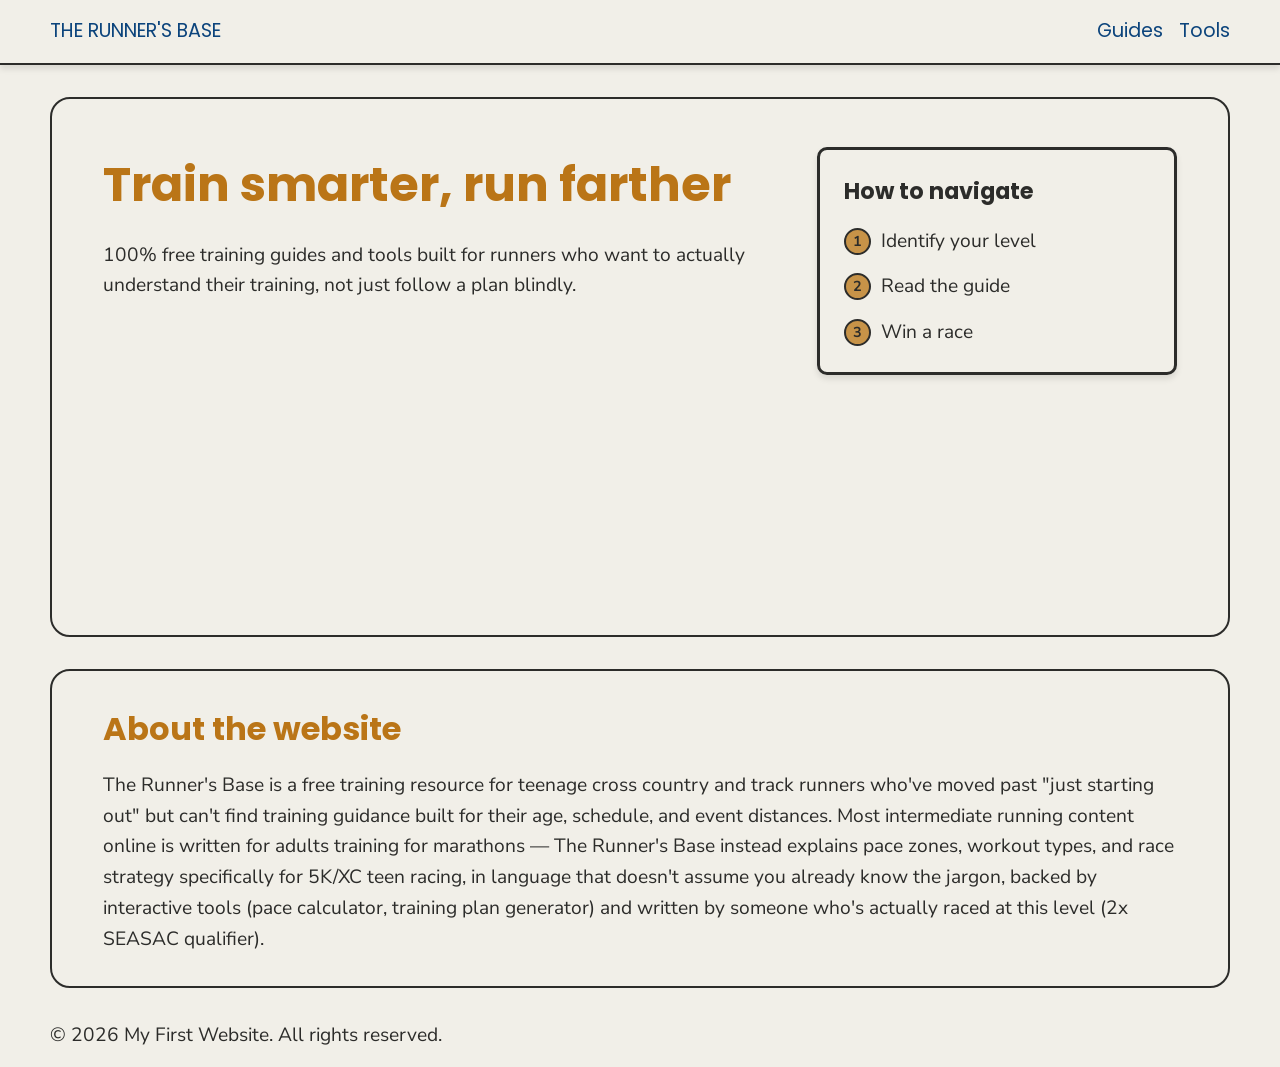
<file: index.html>
<!DOCTYPE html>
<html lang="en">
<head>
    <meta charset="UTF-8">
    <meta name="viewport" content="width=device-width, initial-scale=1.0">
    <title>Home</title>
    <link rel="stylesheet" href="styles.css">
    <link rel="stylesheet" href="https://fonts.googleapis.com/css2?family=Poppins:wght@500;600&family=Nunito+Sans:wght@400;600&family=IBM+Plex+Mono:wght@500&display=swap">
</head>
<body>
    <header>
        <div class="container header-inner">
          <a class="site-name" href="index.html">THE RUNNER'S BASE</a>
             <nav>
               <ul class="nav-links">
                    <li><a href="guide_dir.html">Guides</a></li>
                    <li><a href="tool_ex.html">Tools</a></li>
                </ul>
            </nav>
        </div>
    </header>

    <main>
        <section class="hero-box container box">
            <div>
                <h1>Train smarter, run farther</h1>
                <p>100% free training guides and tools built for runners who want to actually understand their training, not just follow a plan blindly.</p>
            </div>

            <div class="navigate-card-container">
                <h3>How to navigate</h3>
                <ol class="nav-steps">
                    <li>
                        <span class="nav-card-circle">1</span>
                        <span class="nav-step-text">Identify your level</span>
                    </li>
                    <li>
                        <span class="nav-card-circle">2</span>
                        <span class="nav-step-text">Read the guide</span>
                    </li>
                    <li>
                        <span class="nav-card-circle">3</span>
                        <span class="nav-step-text">Win a race</span>
                    </li>
                </ol>
            </div>
        </section>

        <section class="about container box">
            <h2>About the website</h2>
            <p>The Runner's Base is a free training resource for teenage cross country and track runners who've moved past "just starting out" but can't find training guidance built for their age, schedule, and event distances. Most intermediate running content online is written for adults training for marathons — The Runner's Base instead explains pace zones, workout types, and race strategy specifically for 5K/XC teen racing, in language that doesn't assume you already know the jargon, backed by interactive tools (pace calculator, training plan generator) and written by someone who's actually raced at this level (2x SEASAC qualifier).</p>
        </section>
    </main>

    <footer class="container">
        <p>&copy; 2026 My First Website. All rights reserved.</p>
    </footer>
</body>
</html>
</file>
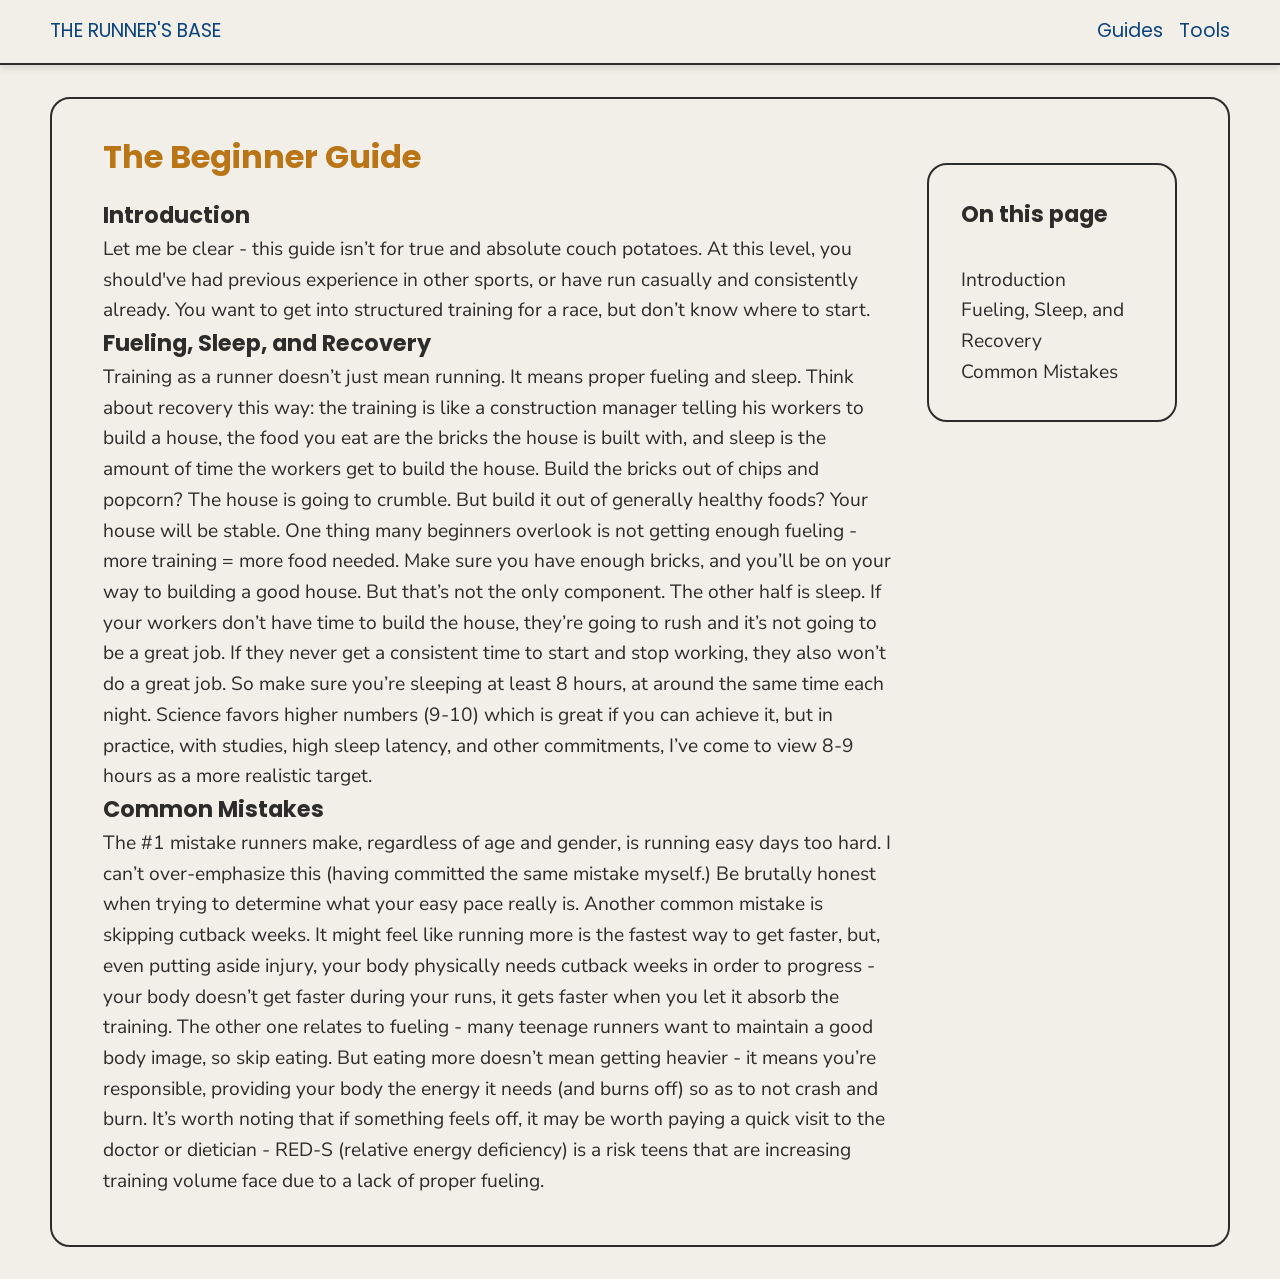
<file: beginner_guide.html>
<!DOCTYPE html>
<html lang="en">
<head>
    <meta charset="UTF-8">
    <meta name="viewport" content="width=device-width, initial-scale=1.0">
    <title>The Beginner Guide</title>
    <link rel="stylesheet" href="styles.css">
    <link rel="stylesheet" href="https://fonts.googleapis.com/css2?family=Poppins:wght@500;600&family=Nunito+Sans:wght@400;600&family=IBM+Plex+Mono:wght@500&display=swap">
</head>
<body>
    <header>
        <div class="container header-inner">
          <a class="site-name" href="index.html">THE RUNNER'S BASE</a>
             <nav>
               <ul class="nav-links">
                    <li><a href="guide_ex.html">Guides</a></li>
                    <li><a href="tool_ex.html">Tools</a></li>
                </ul>
            </nav>
        </div>
    </header>

    <main>
        <section class="page-content container box">
            <div class="main-text">
                <h2>The Beginner Guide</h2>
                <div class="article-content">
                    <h3 id="introduction">Introduction</h3>
                    <p>Let me be clear - this guide isn’t for true and absolute couch potatoes. At this level, you should've had previous experience in other sports, or have run casually and consistently already. You want to get into structured training for a race, but don’t know where to start.</p>
                    <h3 id="fueling-sleep-and-recovery">Fueling, Sleep, and Recovery</h3>
                    <p>Training as a runner doesn’t just mean running. It means proper fueling and sleep. Think about recovery this way: the training is like a construction manager telling his workers to build a house, the food you eat are the bricks the house is built with, and sleep is the amount of time the workers get to build the house.
Build the bricks out of chips and popcorn? The house is going to crumble. But build it out of generally healthy foods? Your house will be stable. One thing many beginners overlook is not getting enough fueling - more training = more food needed. Make sure you have enough bricks, and you’ll be on your way to building a good house.
But that’s not the only component. The other half is sleep. If your workers don’t have time to build the house, they’re going to rush and it’s not going to be a great job. If they never get a consistent time to start and stop working, they also won’t do a great job. So make sure you’re sleeping at least 8 hours, at around the same time each night. Science favors higher numbers (9-10) which is great if you can achieve it, but in practice, with studies, high sleep latency, and other commitments, I’ve come to view 8-9 hours as a more realistic target.
</p>
                    <h3 id="common-mistakes">Common Mistakes</h3>
                    <p>The #1 mistake runners make, regardless of age and gender, is running easy days too hard. I can’t over-emphasize this (having committed the same mistake myself.) Be brutally honest when trying to determine what your easy pace really is.
Another common mistake is skipping cutback weeks. It might feel like running more is the fastest way to get faster, but, even putting aside injury, your body physically needs cutback weeks in order to progress - your body doesn’t get faster during your runs, it gets faster when you let it absorb the training. 
The other one relates to fueling - many teenage runners want to maintain a good body image, so skip eating. But eating more doesn’t mean getting heavier - it means you’re responsible, providing your body the energy it needs (and burns off) so as to not crash and burn. It’s worth noting that if something feels off, it may be worth paying a quick visit to the doctor or dietician - RED-S (relative energy deficiency) is a risk teens that are increasing training volume face due to a lack of proper fueling.
</p>
            </div>
            </div>

            <div class="toc box">
                <h3>On this page</h3>
                <ul>
                    <li><a href="#introduction">Introduction</a></li>
                    <li><a href="#fueling-sleep-and-recovery">Fueling, Sleep, and Recovery</a></li>
                    <li><a href="#common-mistakes">Common Mistakes</a></li>
                </ul>
            </div>
        </section>
    </main>
</body>
</html>
</file>
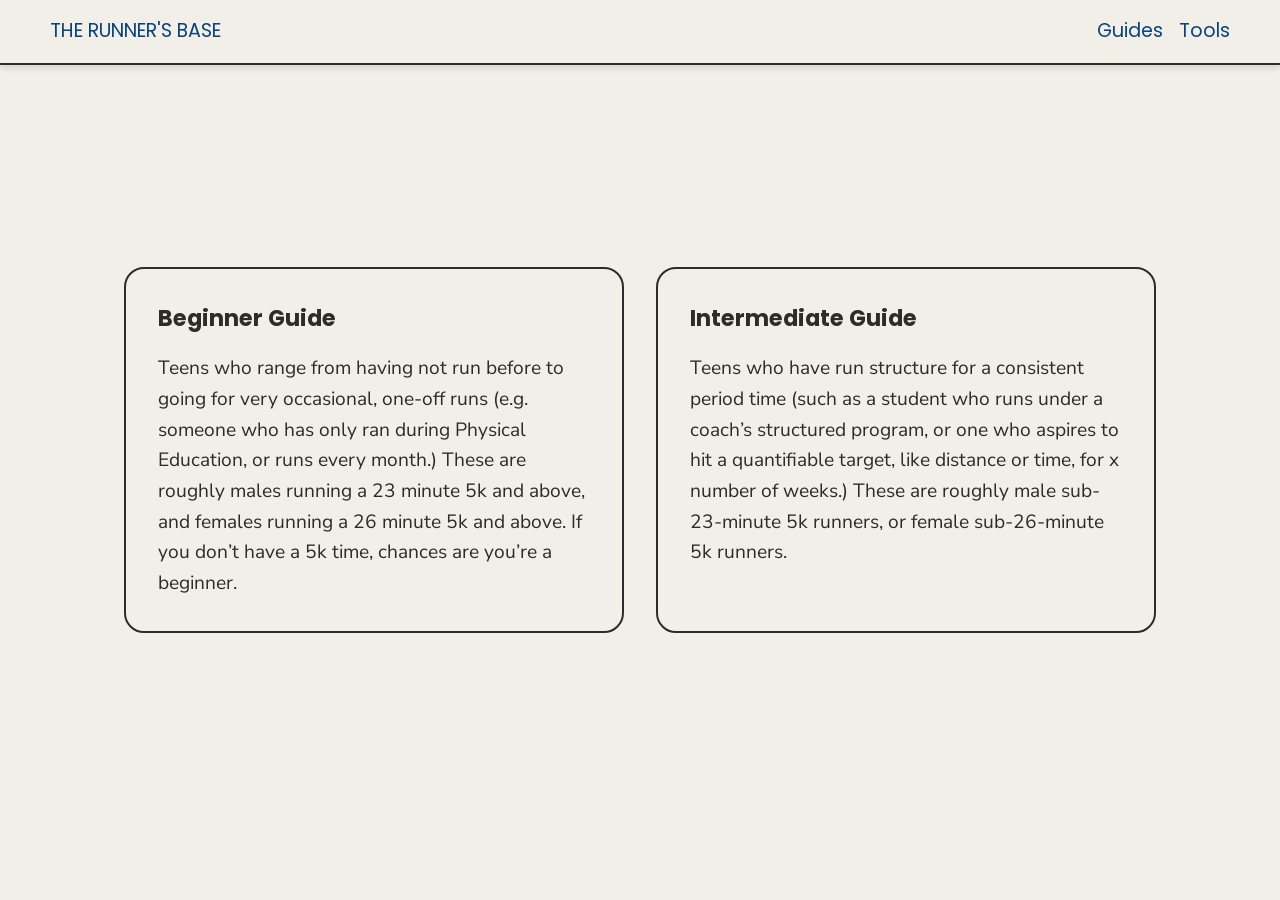
<file: guide_dir.html>
<!DOCTYPE html>
<html lang="en">
<head>
    <meta charset="UTF-8">
    <meta name="viewport" content="width=device-width, initial-scale=1.0">
    <title>Guide_ex</title>
    <link rel="stylesheet" href="styles.css">
    <link rel="stylesheet" href="https://fonts.googleapis.com/css2?family=Poppins:wght@500;600&family=Nunito+Sans:wght@400;600&family=IBM+Plex+Mono:wght@500&display=swap">
</head>
<body id="guide-dir-body">
    <header id="guide-dir-header">
        <div class="container header-inner">
          <a class="site-name" href="index.html">THE RUNNER'S BASE</a>
             <nav>
               <ul class="nav-links">
                    <li><a href="guide_ex.html">Guides</a></li>
                    <li><a href="tool_ex.html">Tools</a></li>
                </ul>
            </nav>
        </div>
    </header>

    <main class="guide-dir">
        <section class="container" id="guide-dir-container">
            <a href="beginner_guide.html" class="guide-dir-card box">
                <h3>Beginner Guide</h3>
                <p>Teens who range from having not run before to going for very occasional, one-off runs (e.g. someone who has only ran during Physical Education, or runs every month.) These are roughly males running a 23 minute 5k and above, and females running a 26 minute 5k and above. If you don’t have a 5k time, chances are you’re a beginner.</p>
            </a>
            <a href="#" class="guide-dir-card box">
                <h3>Intermediate Guide</h3>
                <p>Teens who have run structure for a consistent period time (such as a student who runs under a coach’s structured program, or one who aspires to hit a quantifiable target, like distance or time, for x number of weeks.) These are roughly male sub-23-minute 5k runners, or female sub-26-minute 5k runners.</p>
            </a>
        </section>
    </main>
</body>
</html>
</file>
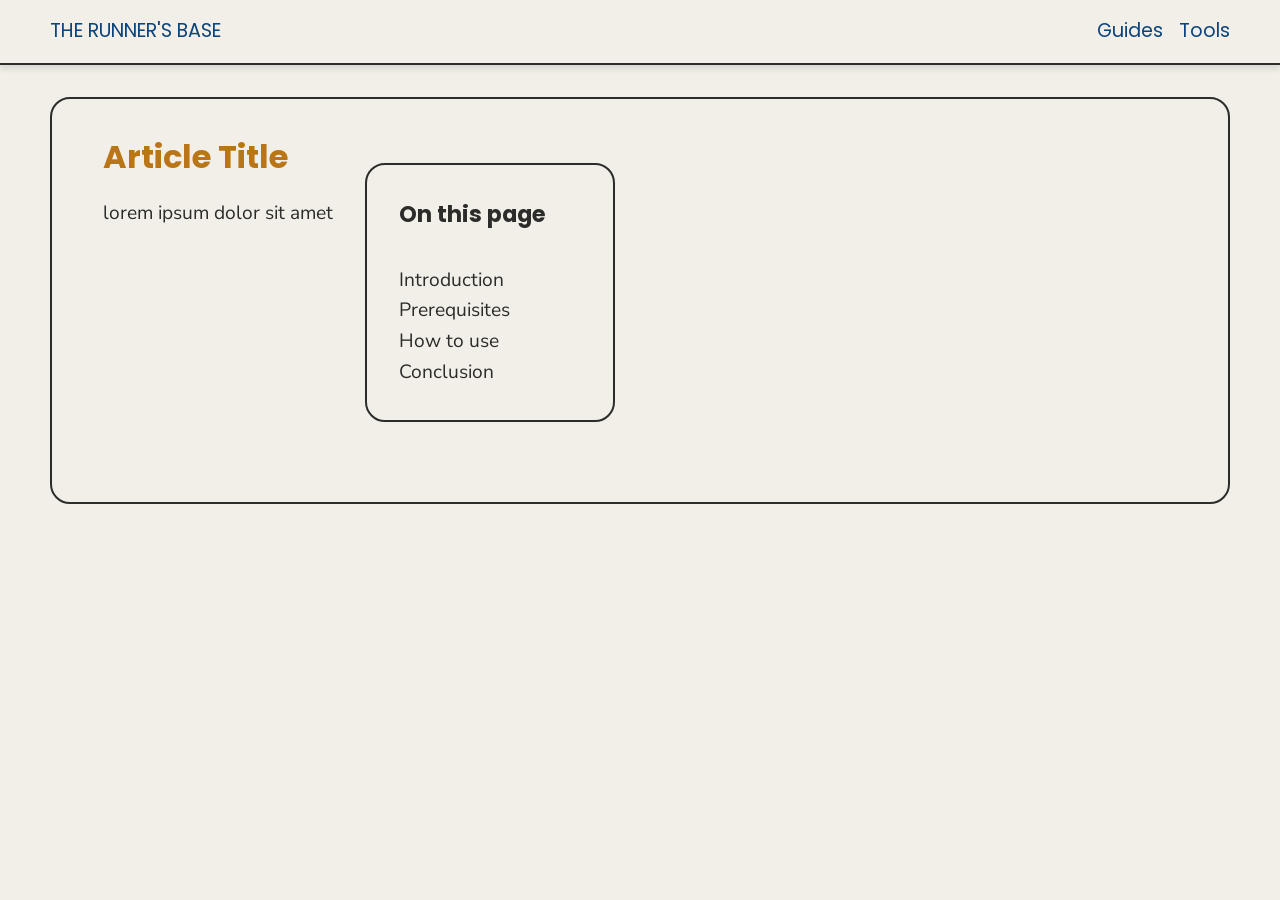
<file: guide_ex.html>
<!DOCTYPE html>
<html lang="en">
<head>
    <meta charset="UTF-8">
    <meta name="viewport" content="width=device-width, initial-scale=1.0">
    <title>Guide_ex</title>
    <link rel="stylesheet" href="styles.css">
    <link rel="stylesheet" href="https://fonts.googleapis.com/css2?family=Poppins:wght@500;600&family=Nunito+Sans:wght@400;600&family=IBM+Plex+Mono:wght@500&display=swap">
</head>
<body>
    <header>
        <div class="container header-inner">
          <a class="site-name" href="index.html">THE RUNNER'S BASE</a>
             <nav>
               <ul class="nav-links">
                    <li><a href="guide_ex.html">Guides</a></li>
                    <li><a href="tool_ex.html">Tools</a></li>
                </ul>
            </nav>
        </div>
    </header>

    <main>
        <section class="page-content container box">
            <div class="article-content">
                <h2>Article Title</h2>
                <p>lorem ipsum dolor sit amet</p>
            </div>

            <div class="toc box">
                <h3>On this page</h3>
                <ul>
                    <li><a href="#introduction">Introduction</a></li>
                    <li><a href="#prerequisites">Prerequisites</a></li>
                    <li><a href="#how-to-use">How to use</a></li>
                    <li><a href="#conclusion">Conclusion</a></li>
            </div>
        </section>
</body>
</html>
</file>
<file: styles.css>
/* Universal Styles*/

*, *::before, *::after {
    box-sizing: border-box; 
    margin: 0;
    padding: 0;
}

:root {
    --primary-color: #0c447c;
    --secondary-color: #ba7517;
    --background-color: #f1efe8;
    --text-color: #2c2c2a;
    --box-color: #2c2c2a;
    --shadow-color: #0000001a;
}

ul { list-style: none; }
ol { list-style: none; }
a { text-decoration: none; color: inherit; }

body {
    font-family: 'Nunito Sans', sans-serif;
    line-height: 1.6;
    font-size: 1.2rem;
    color: var(--text-color);
    background-color: var(--background-color);
}

h1, h2, h3, h4, h5, h6,
button,
nav a,
.site-name {
  font-family: 'Poppins', sans-serif;
}

h1 {
    font-size: 3rem;
    margin-bottom: 1rem;
    color: var(--secondary-color);
}

h2 {
    font-size: 2rem;
    color: var(--secondary-color);
    margin-bottom: 1rem;
}

/* Universal Elements Style */

header {
    padding-block: 1rem;
    border-bottom: 2px solid var(--box-color);
    box-shadow: 0 4px 6px var(--shadow-color);
    color: var(--primary-color);

    position: sticky;
    top: 0;
    z-index: 1000;
    background-color: var(--background-color);
}

.header-inner {
    display: flex;
    justify-content: space-between;
    align-items: center;
}

nav ul {
    display: flex;
    gap: 1rem;
}

.container {
    width: min(1300px, 100% - 100px);
    margin-inline: auto;
}

.box {
    display: flex;
    padding: 3rem clamp(1.5rem, 4vw, 4rem);
    margin-block: 2rem;
    border-radius: 20px;
    border: 2px solid var(--box-color);
}

/* Home Page */

.hero-box {
    justify-content: space-between;
    align-items: flex-start;

    min-height: 60vh;
}

.navigate-card-container {
    padding: 1.5rem;
    min-width: 40vh;

    border: 3px solid var(--box-color);
    border-radius: 10px;
    box-shadow: 0 4px 6px var(--shadow-color);
}

.nav-steps {
    display: flex;
    flex-direction: column;
    gap: 15px;
    margin-top: 1rem;
}

.nav-steps li {
    display: flex;
    align-items: center;
    gap: 10px;
}

.nav-card-circle {
    display: flex;
    justify-content: center;
    align-items: center;
    flex-shrink: 0;

    border: 2px solid var(--box-color);
    width: 27px;
    height: 27px;
    
    border-radius: 50%;
    background-color: #ba7617c4;
    font-size: 0.9rem;
    font-weight: bold;
}

.about {
    flex-direction: column;

    min-height: 20vh;
    padding: 2rem clamp(1.5rem, 4vw, 4rem);
}

footer {
    margin: 1rem;
}

/* Guide Directory */
#guide-dir-body {
    display: flex;
    flex-direction: column;
    min-height: 100vh;
}

#guide-dir-header {
    position: fixed;
    width: 100%;
}

.guide-dir {
    display: flex;
    flex: 1;
    align-items: center;
}

#guide-dir-container{
    display: flex;
    justify-content: center;
    flex-wrap: wrap;
    gap: 2rem;
}

.guide-dir-card {
    display: flex;
    flex-direction: column;
    flex: 1 1 400px;
    max-width: 500px;
    gap: 1rem;
    padding: 2rem;
    margin: 0;
}

.guide-dir-card:hover {
    box-shadow: 0 4px 6px var(--shadow-color);
    transform: translateY(-2px);
    border: 3px solid var(--primary-color);
}

.guide-dir-card:hover h3 {
    color: var(--secondary-color);
}

/* Article Site (mobile first) */

.page-content {
    display: flex;
    flex-direction: column;
    gap: 2rem;
    padding-top: 2rem;
}

.toc {
    order: -1;
    padding: 2rem;
    width: 100%;
    gap: 1rem;
}

.toc h3 {
    margin-bottom: 1rem;
}

.toc a:hover {
    color: var(--secondary-color);
}

/* Article Site (desktop) */

@media (min-width: 800px) {
    .page-content {
        flex-direction: row;
        align-items: flex-start;
    }

    .main-text {
        flex: 1;
        padding-right: 0rem;
    }

    .toc {
        display: flex;
        flex-direction: column;
        
        order: 0;
        width: 250px;
        flex-shrink: 0;
        
        position: sticky;
        top: 120px;
    }
}
</file>
